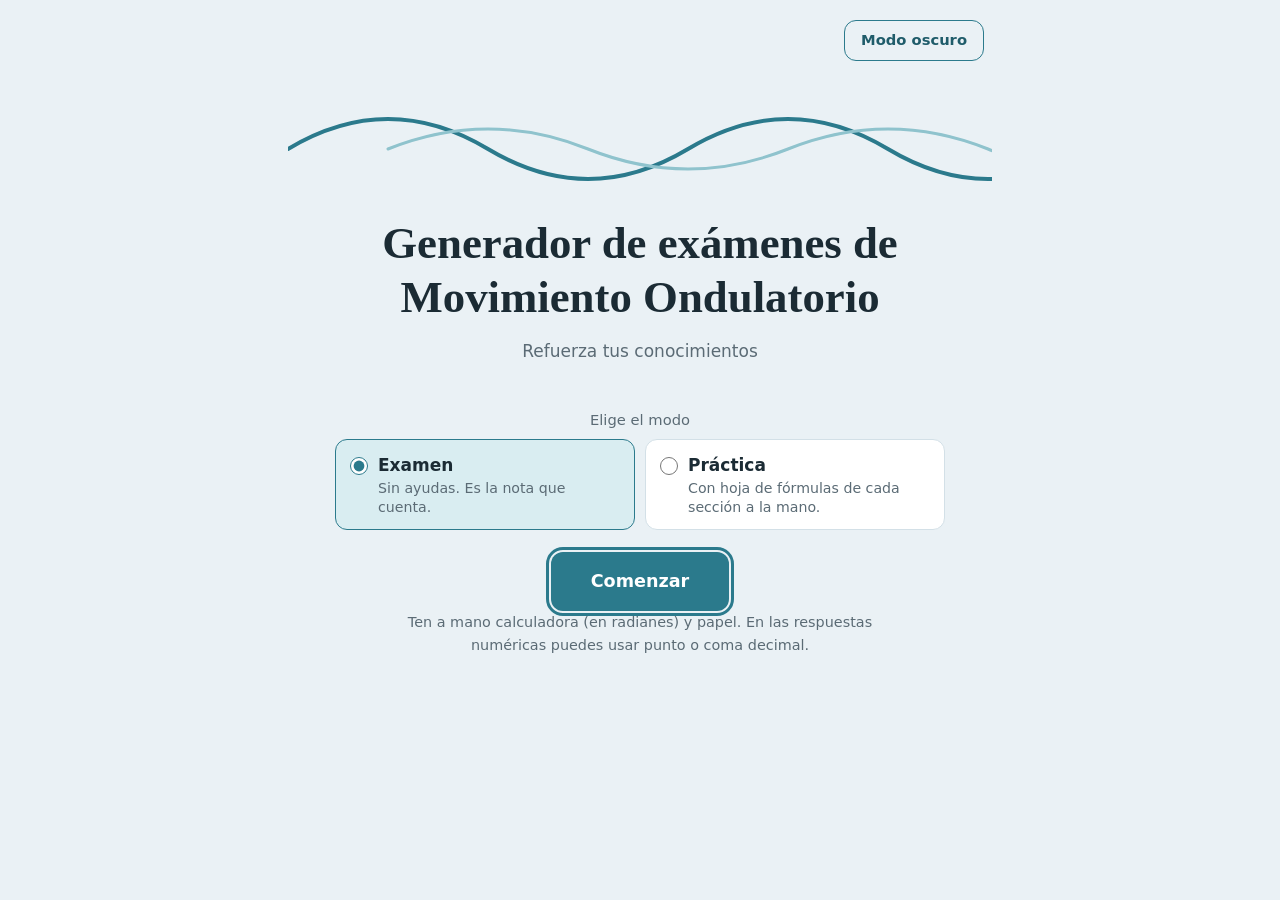
<file: index.html>
<!DOCTYPE html>
<html lang="es">
<head>
<meta charset="utf-8">
<meta name="viewport" content="width=device-width, initial-scale=1">
<title>Generador de exámenes · Movimiento Ondulatorio</title>
<meta name="color-scheme" content="light dark">
<link rel="stylesheet" href="estilo.css?v=2">
</head>
<body>
<div class="wrap">

  <!-- CAMBIO DE TEMA -->
  <div class="topbar">
    <button class="btn ghost small" id="themeBtn" type="button" aria-pressed="false">Modo oscuro</button>
  </div>

  <!-- PORTADA -->
  <section id="cover" class="cover" aria-labelledby="coverTitle">
    <div class="wave-box" aria-hidden="true">
      <svg viewBox="0 0 1600 120" preserveAspectRatio="none">
        <path d="M0 60 Q100 0 200 60 T400 60 T600 60 T800 60 T1000 60 T1200 60 T1400 60 T1600 60" fill="none" stroke="#2b7a8c" stroke-width="4" stroke-linecap="round"/>
        <path d="M0 60 Q100 20 200 60 T400 60 T600 60 T800 60 T1000 60 T1200 60 T1400 60 T1600 60" fill="none" stroke="#8fc3cd" stroke-width="3" stroke-linecap="round" transform="translate(100 0)"/>
      </svg>
    </div>
    <h1 id="coverTitle">Generador de exámenes de Movimiento Ondulatorio</h1>
    <p>Refuerza tus conocimientos</p>
    <div class="facts" id="facts"></div>

    <fieldset class="modes">
      <legend>Elige el modo</legend>
      <label class="mode-opt sel" id="modeLabelExam">
        <input type="radio" name="mode" value="exam" checked>
        <span><b>Examen</b><small>Sin ayudas. Es la nota que cuenta.</small></span>
      </label>
      <label class="mode-opt" id="modeLabelPractice">
        <input type="radio" name="mode" value="practice">
        <span><b>Práctica</b><small>Con hoja de fórmulas de cada sección a la mano.</small></span>
      </label>
    </fieldset>

    <div class="actions">
      <button class="btn big" id="startBtn" type="button">Comenzar</button>
      <button class="btn ghost hidden" id="resumeBtn" type="button">Continuar examen</button>
      <button class="btn ghost hidden" id="reviewBtn" type="button">Revisar examen anterior</button>
    </div>
    <p class="hint hint-top">Ten a mano calculadora (en radianes) y papel. En las respuestas numéricas puedes usar punto o coma decimal.</p>
  </section>

  <!-- PREGUNTAS -->
  <section id="quiz" class="hidden" aria-label="Examen en curso">
    <div class="progress-head">
      <span id="progText"></span>
      <span id="secText"></span>
    </div>
    <div class="bar" role="progressbar" aria-valuemin="0" aria-valuemax="20" id="barWrap"><i id="barFill"></i></div>
    <div class="tools">
      <span class="badge" id="modeBadge"></span>
      <button class="btn ghost small" id="pauseBtn" type="button">Pausar y salir</button>
    </div>
    <div class="card" id="qcard"></div>
    <div class="nav">
      <button class="btn ghost" id="prevBtn" type="button">Anterior</button>
      <button class="btn" id="nextBtn" type="button">Siguiente</button>
    </div>
    <div class="sr-only" id="srStatus" aria-live="polite"></div>
  </section>

  <!-- RESULTADOS -->
  <section id="results" class="hidden" aria-label="Resultados"></section>

</div>

<script src="motor.js?v=2"></script>
</body>
</html>
</file>
<file: estilo.css>
:root {
    color-scheme: light;
    --bg: #eaf1f5;
    --surface: #ffffff;
    --ink: #1b2b34;
    --muted: #5b6b75;
    --line: #d3e0e7;
    --primary: #2b7a8c;
    --primary-dark: #1f5c6a;
    --primary-soft: #d9edf1;
    --ok: #2e7d55;
    --ok-soft: #dff2e7;
    --bad: #b8433a;
    --bad-soft: #fbe6e3;
    --radius: 14px;
    --serif: "Iowan Old Style", "Palatino Linotype", Palatino, Georgia, serif;
    --sans: system-ui, -apple-system, "Segoe UI", Roboto, "Helvetica Neue", Arial, sans-serif;

    --btn-ink: #ffffff;
    --btn-disabled: #b9c9d0;
    --ghost-disabled-ink: #8aa0a9;
    --ghost-disabled-line: #b9c9d0;
    --bar-track: #cfdde4;
    --card-shadow: rgba(27,43,52,.05);
    --formula-bg: #f3f8fa;
    --formula-ink: inherit;
    --opt-bg: #ffffff;
    --input-bg: #ffffff;
    --input-ink: #1b2b34;
    --sheet-bg: #f6fbfc;
    --sheet-formula-bg: #ffffff;
    --score-ink: #1f5c6a;
    --score-small: #5b6b75;
    --muted-text: #5b6b75;
    --gaps-ink: inherit;
    --secbar-fill: #2b7a8c;
    --fb-bg: #ffffff;
    --fb-ink: inherit;
    --fb-h3: inherit;
    --tag-bg: #fbe6e3;
    --tag-ink: #b8433a;
    --tag-ok-bg: #dff2e7;
    --tag-ok-ink: #2e7d55;
    --yours-ink: inherit;
    --right-ink: inherit;
    --allgood-ink: #2e7d55;
}

:root[data-theme="dark"] {
    color-scheme: dark;
    --bg: #01141f;
    --surface: #191919;
    --ink: #4287aa;
    --muted: #4287aa;
    --line: #43b0eb;
    --primary: #1ac8ef;
    --primary-dark: #118da9;
    --primary-soft: #91d7ed;
    --ok: #0cc04b;
    --ok-soft: #0cc04b;
    --bad: #e52416;
    --bad-soft: #e92c1e;

    --btn-ink: #ffffff;
    --btn-disabled: #35b6d3;
    --ghost-disabled-ink: #8aa0a9;
    --ghost-disabled-line: #b9c9d0;
    --bar-track: #cfdde4;
    --card-shadow: rgba(27,43,52,.05);
    --formula-bg: #3c94b7;
    --formula-ink: #01141f;
    --opt-bg: #ffffff;
    --input-bg: #ffffff;
    --input-ink: #4287aa;
    --sheet-bg: #f6fbfc;
    --sheet-formula-bg: #ffffff;
    --score-ink: #ffffff;
    --score-small: #d1d0d0;
    --muted-text: #10a3d8;
    --gaps-ink: #1ac8efac;
    --secbar-fill: #0cc04b;
    --fb-bg: #000000;
    --fb-ink: #43b0eb;
    --fb-h3: #1ac8ef;
    --tag-bg: #073b76;
    --tag-ink: #f7f7f7;
    --tag-ok-bg: #0cc04b;
    --tag-ok-ink: #ffffff;
    --yours-ink: #ffffff;
    --right-ink: #ffffff;
    --allgood-ink: #0cc04b;
}

  * { box-sizing: border-box; }
  html { -webkit-text-size-adjust: 100%; }
  body {
    margin: 0;
    background: var(--bg);
    color: var(--ink);
    font-family: var(--sans);
    font-size: 17px;
    line-height: 1.55;
    min-height: 100vh;
  }
  .wrap { max-width: 720px; margin: 0 auto; padding: 20px 16px 48px; }
  h1, h2, h3 { font-family: var(--serif); line-height: 1.2; margin: 0; font-weight: 700; }
  button { font: inherit; cursor: pointer; }
  :focus-visible { outline: 3px solid var(--primary); outline-offset: 2px; }
  [tabindex="-1"]:focus { outline: none; }
  .sr-only { position: absolute; width: 1px; height: 1px; overflow: hidden; clip: rect(0 0 0 0); white-space: nowrap; }

  /* Botón de tema */
  .topbar { display: flex; justify-content: flex-end; }

  /* Portada */
  .cover { text-align: center; padding: 28px 8px 8px; }
  .cover h1 { font-size: clamp(1.9rem, 7vw, 2.8rem); margin: 8px 0 14px; }
  .cover p { color: var(--muted); max-width: 33em; margin: 0 auto 10px; }
  .wave-box { overflow: hidden; height: 120px; margin: 0 -16px 8px; }
  .wave-box svg { width: 1600px; height: 120px; animation: drift 9s linear infinite; }
  @keyframes drift { from { transform: translateX(0); } to { transform: translateX(-400px); } }
  .facts { display: flex; flex-wrap: wrap; gap: 10px; justify-content: center; margin: 22px 0 22px; }
  .facts span { background: var(--surface); border: 1px solid var(--line); border-radius: 999px; padding: 6px 14px; font-size: .92rem; color: var(--muted); }

  .modes { border: 0; margin: 0 auto 22px; padding: 0; display: flex; flex-wrap: wrap; gap: 10px; justify-content: center; }
  .modes legend { width: 100%; text-align: center; color: var(--muted); font-size: .92rem; margin-bottom: 8px; padding: 0; }
  .mode-opt { flex: 1 1 240px; max-width: 300px; text-align: left; display: flex; gap: 10px; align-items: flex-start; background: var(--surface); border: 1.5px solid var(--line); border-radius: 12px; padding: 12px 14px; cursor: pointer; }
  .mode-opt:hover { border-color: var(--primary); }
  .mode-opt.sel { border-color: var(--primary); background: var(--primary-soft); }
  .mode-opt input { margin: 5px 0 0; accent-color: var(--primary); width: 18px; height: 18px; flex: none; }
  .mode-opt b { display: block; }
  .mode-opt small { color: var(--muted); display: block; line-height: 1.35; }

  .actions { display: flex; flex-direction: column; align-items: center; gap: 12px; }
  .btn {
    border: 0; border-radius: 12px; padding: 13px 26px; font-weight: 600; font-size: 1rem;
    background: var(--primary); color: var(--btn-ink); transition: background .15s, transform .05s;
  }
  .btn:hover { background: var(--primary-dark); }
  .btn:active { transform: translateY(1px); }
  .btn.ghost { background: transparent; color: var(--primary-dark); border: 1.5px solid var(--primary); }
  .btn.ghost:hover { background: var(--primary-soft); }
  .btn[disabled] { background: var(--btn-disabled); cursor: not-allowed; }
  .btn.ghost[disabled] { background: transparent; color: var(--ghost-disabled-ink); border-color: var(--ghost-disabled-line); }
  .btn.big { padding: 16px 40px; font-size: 1.1rem; }
  .btn.small { padding: 8px 16px; font-size: .92rem; }

  /* Progreso */
  .progress-head { display: flex; justify-content: space-between; gap: 12px; font-size: .9rem; color: var(--muted); margin-bottom: 8px; flex-wrap: wrap; }
  .bar { height: 10px; background: var(--bar-track); border-radius: 999px; overflow: hidden; }
  .bar > i { display: block; height: 100%; width: 0; background: var(--primary); border-radius: 999px; transition: width .3s; }
  .tools { display: flex; justify-content: space-between; align-items: center; gap: 10px; margin-top: 12px; flex-wrap: wrap; }
  .badge { font-size: .8rem; padding: 2px 10px; border-radius: 999px; background: var(--primary-soft); color: var(--primary-dark); font-weight: 600; }

  .card { background: var(--surface); border: 1px solid var(--line); border-radius: var(--radius); padding: 24px 20px; margin-top: 18px; box-shadow: 0 1px 2px var(--card-shadow); }
  .sec-name { font-size: .95rem; color: var(--primary-dark); font-weight: 600; margin-bottom: 10px; }
  .qtext { font-size: 1.12rem; margin: 0 0 18px; }
  .qtext sub, .qtext sup, .opt sub, .opt sup, .exp sub, .exp sup, .field label sub, .formula sub, .formula sup { font-size: .75em; line-height: 0; }
  .formula { display: block; margin: 8px 0; padding: 8px 12px; background: var(--formula-bg); border-radius: 8px; font-family: var(--serif); font-size: 1.05rem; overflow-x: auto; color: var(--formula-ink); }

  .opts { display: grid; gap: 10px; }
  .opt { display: flex; gap: 12px; align-items: flex-start; padding: 12px 14px; border: 1.5px solid var(--line); border-radius: 12px; cursor: pointer; background: var(--opt-bg); }
  .opt:hover { border-color: var(--primary); }
  .opt.sel { border-color: var(--primary); background: var(--primary-soft); }
  .opt input { margin: 4px 0 0; accent-color: var(--primary); width: 18px; height: 18px; flex: none; }

  .fields { display: grid; gap: 12px; }
  .field { display: flex; align-items: center; gap: 10px; flex-wrap: wrap; }
  .field label { font-family: var(--serif); font-size: 1.05rem; min-width: 4.2em; }
  .field input { width: 9em; max-width: 100%; padding: 10px 12px; font: inherit; border: 1.5px solid var(--line); border-radius: 10px; background: var(--input-bg); color: var(--input-ink); }
  .field input:focus { border-color: var(--primary); }
  .field .unit { color: var(--muted); }
  .hint { color: var(--muted); font-size: .9rem; margin-top: 14px; }
  .hint-top { margin-top: 22px; }

  .sheet { margin-top: 16px; border: 1px dashed var(--primary); border-radius: 12px; background: var(--sheet-bg); }
  .sheet summary { cursor: pointer; padding: 10px 14px; font-weight: 600; color: var(--primary-dark); }
  .sheet .formula { margin: 0 14px 8px; background: var(--sheet-formula-bg); }
  .sheet p { margin: 0 14px 12px; font-size: .9rem; color: var(--muted); }

  .nav { display: flex; justify-content: space-between; gap: 12px; margin-top: 22px; }

  /* Resultados */
  .score-card { text-align: center; }
  .score-num { font-family: var(--serif); font-size: 4.5rem; line-height: 1; color: var(--score-ink); }
  .score-num small { font-size: 1.6rem; color: var(--score-small); }
  .score-label { font-size: 1.2rem; margin: 6px 0 4px; font-weight: 600; }
  .muted { color: var(--muted-text); }
  .secs { display: grid; gap: 12px; margin-top: 20px; text-align: left; }
  .sec-row .top { display: flex; justify-content: space-between; gap: 10px; font-size: .95rem; margin-bottom: 4px; }
  .sec-row .bar { height: 8px; }
  .sec-row .bar > i { background: var(--secbar-fill); }
  .gaps { margin: 10px 0 0; padding-left: 1.2em; color: var(--gaps-ink); }
  .gaps li { margin: 4px 0; }
  .fb { border-radius: 12px; border: 1px solid var(--line); padding: 16px; margin-top: 14px; background: var(--fb-bg); color: var(--fb-ink); }
  .fb h3 { font-size: 1.02rem; margin-bottom: 8px; color: var(--fb-h3); }
  .tag { display: inline-block; font-size: .82rem; padding: 2px 10px; border-radius: 999px; background: var(--tag-bg); color: var(--tag-ink); margin-bottom: 8px; }
  .tag.ok { background: var(--tag-ok-bg); color: var(--tag-ok-ink); }
  .ans-row { display: grid; gap: 6px; margin: 10px 0; font-size: .96rem; }
  .ans-row div { padding: 8px 12px; border-radius: 8px; }
  .ans-row .yours { background: var(--bad-soft); color: var(--yours-ink); }
  .ans-row .right { background: var(--ok-soft); color: var(--right-ink); }
  .exp { margin-top: 8px; font-size: .96rem; }
  .allgood { background: var(--ok-soft); color: var(--allgood-ink); border-radius: 12px; padding: 14px 16px; margin-top: 14px; font-weight: 600; }
  .retry { display: flex; flex-wrap: wrap; gap: 12px; justify-content: center; margin-top: 28px; }
  details.okbox { margin-top: 22px; }
  details.okbox > summary { cursor: pointer; font-weight: 600; color: var(--primary-dark); padding: 6px 0; }

  .hidden { display: none !important; }
  @media (max-width: 480px) {
    body { font-size: 16px; }
    .card { padding: 18px 14px; }
    .nav .btn { padding: 12px 18px; }
    .score-num { font-size: 3.8rem; }
  }
  @media (prefers-reduced-motion: reduce) {
    .wave-box svg { animation: none; }
    .bar > i { transition: none; }
  }
</file>
